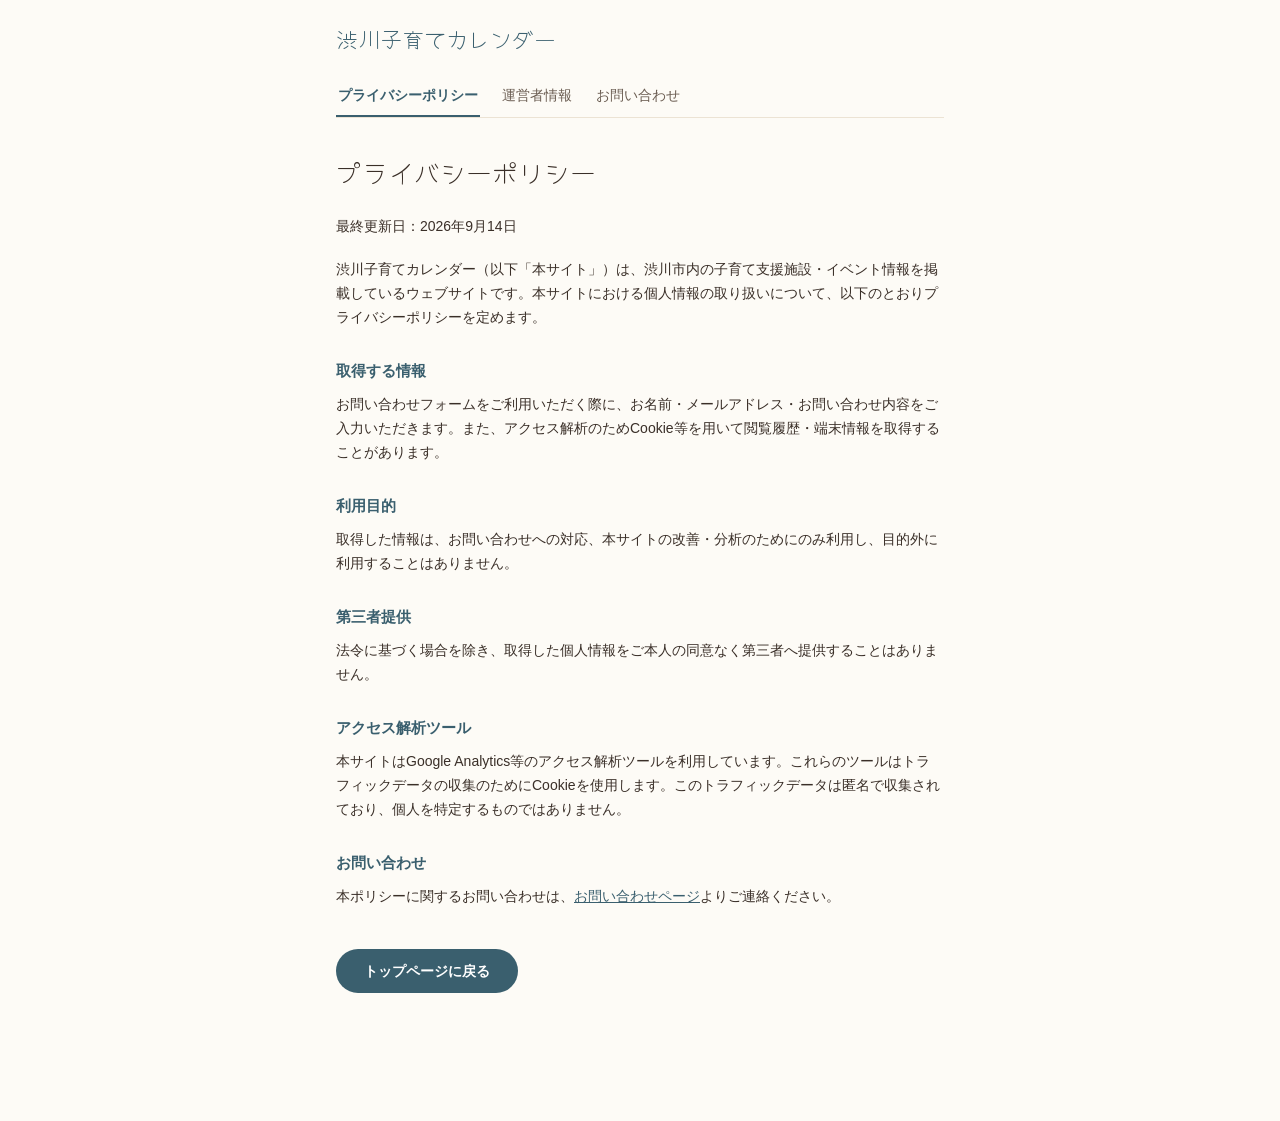
<file: legal.html>
<!doctype html>
<html lang="ja">
<head>
<meta charset="utf-8">
<meta name="viewport" content="width=device-width, initial-scale=1">
<title>プライバシーポリシー・運営者情報・お問い合わせ | 渋川子育てカレンダー</title>
<link rel="icon" type="image/png" href="assets/favicon.png">
<link rel="stylesheet" href="style.css">
</head>
<body>
<div class="legal-page">
  <div class="page-container legal-page-inner">

    <div class="legal-page-brand">
      <a href="/" class="site-brand">渋川子育てカレンダー</a>
    </div>

    <div class="legal-tabs" role="tablist" id="legal-tabs">
      <button type="button" class="legal-tab is-active" data-legal-tab="privacy">プライバシーポリシー</button>
      <button type="button" class="legal-tab" data-legal-tab="operator">運営者情報</button>
      <button type="button" class="legal-tab" data-legal-tab="contact">お問い合わせ</button>
    </div>

    <section class="legal-panel is-active" id="legal-privacy">
      <h1 class="hw">プライバシーポリシー</h1>
      <p class="legal-updated">最終更新日：2026年9月14日</p>

      <p>渋川子育てカレンダー（以下「本サイト」）は、渋川市内の子育て支援施設・イベント情報を掲載しているウェブサイトです。本サイトにおける個人情報の取り扱いについて、以下のとおりプライバシーポリシーを定めます。</p>

      <h2>取得する情報</h2>
      <p>お問い合わせフォームをご利用いただく際に、お名前・メールアドレス・お問い合わせ内容をご入力いただきます。また、アクセス解析のためCookie等を用いて閲覧履歴・端末情報を取得することがあります。</p>

      <h2>利用目的</h2>
      <p>取得した情報は、お問い合わせへの対応、本サイトの改善・分析のためにのみ利用し、目的外に利用することはありません。</p>

      <h2>第三者提供</h2>
      <p>法令に基づく場合を除き、取得した個人情報をご本人の同意なく第三者へ提供することはありません。</p>

      <h2>アクセス解析ツール</h2>
      <p>本サイトはGoogle Analytics等のアクセス解析ツールを利用しています。これらのツールはトラフィックデータの収集のためにCookieを使用します。このトラフィックデータは匿名で収集されており、個人を特定するものではありません。</p>

      <h2>お問い合わせ</h2>
      <p style="margin-bottom:0;">本ポリシーに関するお問い合わせは、<a href="#" data-legal-tab-link="contact">お問い合わせページ</a>よりご連絡ください。</p>
    </section>

    <section class="legal-panel" id="legal-operator">
      <h1 class="hw">運営者情報</h1>
      <div class="legal-table">
        <div class="legal-table-row"><span class="legal-table-label">運営者</span><span>渋川子育てカレンダー運営事務局</span></div>
        <div class="legal-table-row"><span class="legal-table-label">連絡先</span><span>お問い合わせフォームよりご連絡ください</span></div>
        <div class="legal-table-row"><span class="legal-table-label">免責事項</span><span>掲載情報は正確性に努めていますが、最新情報は各施設・主催者に直接ご確認ください</span></div>
      </div>
    </section>

    <section class="legal-panel" id="legal-contact">
      <h1 class="hw">お問い合わせ</h1>
      <p class="legal-contact-intro">掲載情報の誤りのご報告、一覧にない施設の掲載についてのご相談、その他ご意見・ご質問は下記フォームよりお送りください。</p>
      <p class="legal-contact-pending">フォームを準備中です。今しばらくお待ちください。</p>
    </section>

    <a href="/" class="legal-back-link">トップページに戻る</a>

  </div>
</div>

<script>
  (function () {
    var tabs = document.querySelectorAll("[data-legal-tab]");
    var panels = {
      privacy: document.getElementById("legal-privacy"),
      operator: document.getElementById("legal-operator"),
      contact: document.getElementById("legal-contact"),
    };
    function show(name) {
      tabs.forEach(function (t) { t.classList.toggle("is-active", t.dataset.legalTab === name); });
      Object.keys(panels).forEach(function (k) { panels[k].classList.toggle("is-active", k === name); });
    }
    tabs.forEach(function (t) {
      t.addEventListener("click", function () { show(t.dataset.legalTab); });
    });
    document.querySelectorAll("[data-legal-tab-link]").forEach(function (a) {
      a.addEventListener("click", function (e) {
        e.preventDefault();
        show(a.dataset.legalTabLink);
      });
    });
    var initial = new URLSearchParams(location.search).get("tab");
    if (initial && panels[initial]) show(initial);
  })();
</script>
</body>
</html>
</file>
<file: style.css>
@import url('https://fonts.googleapis.com/css2?family=Yomogi&display=swap');

:root {
  --bg: #FDFBF6;
  --card-bg: #ffffff;
  --text: #3A2F28;
  --text-muted: #6B5D52;

  --river-pale: #EAF2F5;
  --river-deep: #3A5F6E;
  --river-highlight: #D8E9EE;

  --mtn-pale: #EEF1EA;
  --mtn-deep: #4F5C49;

  --accent: var(--river-deep);
  --accent-bg: var(--river-pale);

  --taupe-text: #5B5146;
  --taupe-light: #F5F1EC;
  --taupe-mid: #E8DFD2;
  --taupe-dark: #D3C4AE;

  --primary-support-bg: #2C6478;
  --primary-event-bg: #5C7A3E;

  --divider: #ECE3D4;

  font-size: 16px;
}

* { box-sizing: border-box; }

body {
  margin: 0;
  background: var(--bg);
  color: var(--text);
  font-family: "Hiragino Sans", "Noto Sans JP", sans-serif;
  font-weight: 300;
  line-height: 1.6;
  padding-bottom: 2rem;
}

.hw {
  font-family: 'Yomogi', cursive;
  font-weight: 400;
}

.page-container {
  max-width: 640px;
  margin: 0 auto;
  padding-left: 1rem;
  padding-right: 1rem;
}

.header {
  padding-top: 1.25rem;
  padding-bottom: 0.75rem;
}
.header h1 {
  margin: 0;
}
.header .site-brand {
  margin: 0 0 0.25rem;
}
.header .lead {
  margin: 0;
  color: var(--text-muted);
  font-size: 14px;
}

main {
  padding-top: 0;
  padding-bottom: 0;
}

.section {
  margin-top: 1.5rem;
}

.view-switch {
  display: flex;
  gap: 24px;
  border-bottom: 1px solid var(--divider);
}
.view-tab {
  position: relative;
  border: none;
  background: none;
  padding: 6px 1px;
  min-height: 44px;
  color: var(--text-muted);
  font-size: 16px;
  cursor: pointer;
  -webkit-tap-highlight-color: transparent;
}
.view-tab.is-active {
  font-size: 19px;
  font-weight: 600;
  color: var(--text);
}
.view-tab .wavy-underline {
  position: absolute;
  left: -4px;
  right: -4px;
  bottom: 0;
  width: calc(100% + 8px);
  height: 8px;
  visibility: hidden;
}
.view-tab.is-active .wavy-underline {
  visibility: visible;
}

.view-panel {
  display: none;
  margin-top: 1.1rem;
}
.view-panel.is-active {
  display: block;
}
.section h2 {
  font-size: 1.15rem;
  margin: 0 0 0.6rem;
  color: var(--river-deep);
}
.section > .lead {
  color: var(--text-muted);
  font-size: 14px;
  margin: 0 0 0.75rem;
}

.link-btn {
  appearance: none;
  border: none;
  background: none;
  font: inherit;
  padding: 0;
  min-height: 44px;
  display: inline-flex;
  align-items: center;
  color: var(--river-deep);
  font-weight: 600;
  font-size: 12.5px;
  cursor: pointer;
  -webkit-tap-highlight-color: transparent;
}
.link-btn::after {
  content: " ›";
}
.link-btn.is-muted {
  color: var(--text-muted);
}
.link-btn.is-muted::after {
  content: "";
}

.legend {
  background: var(--river-pale);
  border-radius: 10px;
  padding: 2px 18px;
  margin-bottom: 14px;
  font-size: 14px;
}
.legend summary {
  font-weight: 600;
  cursor: pointer;
  min-height: 44px;
  display: flex;
  align-items: center;
}
.legend ul {
  margin: 0 0 10px;
  padding-left: 20px;
}
.legend li {
  margin-bottom: 6px;
}

.week-strip {
  display: flex;
  justify-content: space-between;
  gap: 2px;
  margin-bottom: 6px;
}
.week-day {
  flex: 1;
  display: flex;
  flex-direction: column;
  align-items: center;
  gap: 2px;
  border: none;
  background: transparent;
  border-radius: 10px;
  padding: 6px 0 7px;
  min-height: 44px;
  cursor: pointer;
  -webkit-tap-highlight-color: transparent;
}
.week-day.is-active {
  background: var(--river-pale);
}
.week-day-label {
  font-size: 11px;
  color: var(--text-muted);
}
.week-day.is-active .week-day-label,
.week-day.is-today .week-day-label {
  color: var(--river-deep);
  font-weight: 700;
}
.week-day-num {
  font-size: 15px;
  color: var(--text);
}
.week-day.is-active .week-day-num {
  color: var(--river-deep);
  font-weight: 700;
}
.week-day-dot {
  width: 4px;
  height: 4px;
  border-radius: 50%;
  background: var(--text-muted);
  margin-top: 1px;
}
.week-strip-links {
  display: flex;
  gap: 1rem;
  margin-bottom: 16px;
}

.day-card {
  background: var(--card-bg);
  border: 1px solid var(--divider);
  border-radius: 12px;
  padding: 16px 18px;
  margin-bottom: 14px;
}
.day-card-date {
  font-size: 22px;
  color: var(--river-deep);
  margin-bottom: 10px;
}
.event-row {
  padding: 12px 0;
  border-bottom: 1px solid var(--divider);
}
.event-row:last-child {
  border-bottom: none;
}
.event-row-main {
  display: flex;
  align-items: center;
  gap: 0.5rem;
  flex-wrap: wrap;
}
.event-dot {
  width: 8px;
  height: 8px;
  border-radius: 2px;
  flex-shrink: 0;
}
.event-dot.dot-official {
  background: var(--river-deep);
}
.event-dot.dot-community {
  background: var(--mtn-deep);
}
.event-label {
  display: inline-block;
  font-size: 11px;
  font-weight: 700;
  flex-shrink: 0;
  padding: 3px 10px;
  border-radius: 999px;
  color: #ffffff;
}
.event-label.label-official {
  background: var(--primary-support-bg);
}
.event-label.label-community {
  background: var(--primary-event-bg);
}
.event-title {
  font-size: 16px;
  display: block;
  margin-top: 0.25rem;
  margin-left: 20px;
}
.event-row-meta {
  margin-top: 6px;
  margin-left: 20px;
  display: flex;
  align-items: center;
  gap: 14px;
  flex-wrap: wrap;
  font-size: 13px;
  color: var(--text-muted);
}
.event-place {
  font-weight: 600;
  color: var(--text);
}

.upcoming {
  margin-top: 20px;
}
.upcoming h3 {
  font-size: 12px;
  color: var(--text-muted);
  font-weight: 600;
  margin: 0 0 0.5rem;
}
.upcoming-row {
  display: flex;
  align-items: baseline;
  gap: 10px;
  padding: 0.5rem 0;
  border-top: 1px solid var(--divider);
}
.upcoming-row:first-child {
  border-top: none;
}
.upcoming-date {
  font-size: 12.5px;
  font-weight: 700;
  color: var(--river-deep);
  width: 4.4em;
  flex-shrink: 0;
}
.upcoming-body {
  min-width: 0;
}
.upcoming-title {
  font-size: 13.5px;
  display: block;
}
.upcoming-place {
  font-size: 12px;
  color: var(--text-muted);
  display: block;
}

.filters {
  display: flex;
  flex-direction: column;
  gap: 14px;
  margin-bottom: 16px;
}
.chip-row {
  display: flex;
  flex-wrap: wrap;
  gap: 6px;
}
.category-chip {
  min-height: 44px;
  padding: 3px 12px;
  border-radius: 999px;
  font-size: 12px;
  font-weight: 600;
  cursor: pointer;
  background: var(--card-bg);
  color: var(--chip-color);
  border: 1px solid var(--chip-color);
  -webkit-tap-highlight-color: transparent;
}
.category-chip.is-active {
  background: var(--chip-color);
  color: #ffffff;
}
.age-filter-btn {
  min-height: 44px;
  padding: 3px 10px;
  border: 1px solid var(--divider);
  border-radius: 999px;
  background: var(--card-bg);
  color: var(--text);
  font-size: 12px;
  -webkit-tap-highlight-color: transparent;
}
.age-filter-btn.is-active {
  background: var(--river-pale);
  border-color: var(--river-deep);
  color: var(--river-deep);
}

.month-nav {
  display: flex;
  align-items: center;
  justify-content: space-between;
  margin-bottom: 0.75rem;
}
.month-nav-btn {
  appearance: none;
  border: none;
  background: none;
  cursor: pointer;
  font-size: 18px;
  color: var(--river-deep);
  padding: 4px 10px;
  min-height: 44px;
  -webkit-tap-highlight-color: transparent;
}
.month-label {
  font-size: 19px;
  color: var(--river-deep);
}
.weekday-headers {
  display: grid;
  grid-template-columns: repeat(7, 1fr);
  gap: 2px;
  margin-bottom: 2px;
}
.weekday-header {
  text-align: center;
  font-size: 11px;
  color: var(--text-muted);
  padding: 0.25rem 0;
}
.calendar-grid {
  display: grid;
  grid-template-columns: repeat(7, 1fr);
  gap: 2px;
  margin-bottom: 0.75rem;
}
.calendar-cell {
  display: flex;
  flex-direction: column;
  align-items: center;
  gap: 2px;
  min-height: 40px;
  border: 1px solid var(--divider);
  border-radius: 8px;
  background: var(--card-bg);
  cursor: pointer;
  padding: 5px 0;
  -webkit-tap-highlight-color: transparent;
}
.calendar-cell.is-empty {
  visibility: hidden;
  border: none;
  background: none;
  min-height: 40px;
  cursor: default;
}
.calendar-cell.is-today {
  border-color: var(--river-deep);
}
.calendar-cell.is-selected {
  background: var(--river-pale);
}
.calendar-cell-num {
  font-size: 13px;
  color: var(--text);
}
.calendar-cell.is-today .calendar-cell-num {
  font-weight: 700;
}
.calendar-cell.is-selected .calendar-cell-num {
  color: var(--river-deep);
  font-weight: 700;
}
.calendar-cell-dot {
  width: 4px;
  height: 4px;
  border-radius: 50%;
  background: var(--text-muted);
}

.search-result-group {
  margin-bottom: 1rem;
}
.search-result-date {
  appearance: none;
  border: none;
  background: none;
  font: inherit;
  display: block;
  width: 100%;
  text-align: left;
  cursor: pointer;
  padding: 6px 0;
  min-height: 44px;
  font-size: 13px;
  font-weight: 600;
  color: var(--river-deep);
  border-bottom: 1px solid var(--divider);
  margin-bottom: 4px;
  -webkit-tap-highlight-color: transparent;
}
.search-result-date::after {
  content: " ›";
}
.search-result-group .event-row {
  padding: 10px 0;
}

.open-facilities {
  padding-top: 20px;
}
.open-facilities-label {
  display: block;
  font-size: 13px;
  font-weight: 600;
  color: var(--text-muted);
  margin-bottom: 8px;
}
.open-facilities-list {
  display: flex;
  flex-wrap: wrap;
  gap: 8px;
}
.facility-jump-chip {
  appearance: none;
  border: none;
  background: none;
  padding: 0;
  font: inherit;
  font-size: 13px;
  color: var(--river-deep);
  font-weight: 600;
  cursor: pointer;
  -webkit-tap-highlight-color: transparent;
}
.facility-jump-chip::after {
  content: " ›";
}

.age-badge {
  display: inline-block;
  background: transparent;
  border: 1px solid var(--divider);
  border-radius: 999px;
  padding: 1px 8px;
  font-size: 11.5px;
  color: var(--text-muted);
  white-space: nowrap;
  flex-shrink: 0;
}
.source-link {
  color: var(--text-muted);
  text-decoration: underline;
  font-weight: 400;
}
.source-paper {
  color: var(--text-muted);
}

.empty-state {
  text-align: center;
  padding: 2rem 1rem;
  color: var(--text-muted);
  font-size: 14px;
}
.loading {
  color: var(--text-muted);
  font-size: 14px;
  text-align: center;
  padding: 1.5rem 0;
}

#facility-groups {
  margin-top: 16px;
}


.facility-search-controls {
  display: flex;
  flex-direction: column;
  gap: 0.5rem;
  margin-bottom: 0.9rem;
}
.facility-search-input {
  width: 100%;
  min-height: 44px;
  padding: 8px 10px;
  border-radius: 8px;
  border: 1px solid var(--divider);
  background: var(--card-bg);
  color: var(--text);
  font-size: 14px;
}
.facility-type-chips {
  display: flex;
  flex-wrap: wrap;
  gap: 6px;
}
.facility-type-chip {
  min-height: 40px;
  padding: 6px 12px;
  border: 1px solid var(--divider);
  border-radius: 999px;
  background: var(--card-bg);
  color: var(--text);
  font-size: 13px;
  -webkit-tap-highlight-color: transparent;
}
.facility-type-chip.is-active {
  background: var(--taupe-mid);
  border-color: var(--taupe-text);
  color: var(--taupe-text);
  font-weight: 600;
}
.facility-favorite-toggle {
  align-self: flex-start;
  display: inline-flex;
  align-items: center;
  gap: 6px;
  border: 1px solid var(--divider);
  border-radius: 999px;
  background: var(--card-bg);
  font-size: 13px;
  min-height: 40px;
  padding: 6px 14px;
  margin-bottom: 4px;
  color: var(--text-muted);
  -webkit-tap-highlight-color: transparent;
}
.facility-favorite-toggle.is-active {
  color: #a6790a;
  border-color: #a6790a;
  background: #fff8e8;
}

.facility-type-group {
  margin-bottom: 14px;
}
summary.facility-group-summary {
  display: flex;
  align-items: center;
  width: 100%;
  cursor: pointer;
  min-height: 44px;
  list-style: none;
  padding: 8px 14px;
  border-radius: 10px;
  margin: 0;
  background: var(--taupe-light);
  -webkit-tap-highlight-color: transparent;
}
summary.facility-group-summary::-webkit-details-marker {
  display: none;
}
summary.facility-group-summary::after {
  content: "›";
  display: inline-block;
  margin-left: auto;
  font-weight: 700;
  font-size: 14px;
  color: var(--group-color);
  transform: rotate(0deg);
  transition: transform 0.15s ease;
}
details[open] > summary.facility-group-summary::after {
  transform: rotate(90deg);
}
.facility-group-label {
  color: var(--group-color);
  font-size: 13px;
  font-weight: 600;
  white-space: nowrap;
}
.facility-group-body {
  padding-top: 10px;
}

.facility-card {
  margin-bottom: 12px;
  border: 1px solid var(--divider);
  border-radius: 10px;
}
.facility-card.is-highlighted {
  animation: facility-highlight 1.9s ease;
}
@keyframes facility-highlight {
  0% {
    background: var(--card-bg);
    border-color: var(--divider);
    box-shadow: none;
    transform: scale(1);
  }
  10% {
    background: var(--river-highlight);
    border-color: var(--river-deep);
    box-shadow: 0 0 0 3px rgba(58, 95, 110, 0.22);
    transform: scale(1.015);
  }
  45% {
    background: var(--river-highlight);
    border-color: var(--river-deep);
    box-shadow: 0 0 0 3px rgba(58, 95, 110, 0.22);
    transform: scale(1.015);
  }
  100% {
    background: var(--card-bg);
    border-color: var(--divider);
    box-shadow: none;
    transform: scale(1);
  }
}
.facility-card-body {
  padding: 12px 16px;
}
.facility-head {
  display: flex;
  align-items: center;
  justify-content: space-between;
  gap: 0.5rem;
}
.facility-head-main {
  display: flex;
  align-items: center;
  flex-wrap: wrap;
  gap: 0.3rem 0.5rem;
}
.fname {
  font-weight: 400;
  font-size: 18px;
  color: var(--river-deep);
}
.support-name {
  color: var(--text-muted);
  font-size: 14px;
}
.address {
  margin-top: 4px;
  color: var(--text-muted);
  font-size: 13px;
}
.programs {
  margin-top: 6px;
  font-size: 13px;
  display: flex;
  flex-direction: column;
  gap: 6px;
}
.program-row .label {
  color: var(--text-muted);
  display: inline-block;
  width: 6.2em;
  white-space: nowrap;
}
.phone {
  margin-top: 0.5rem;
  font-size: 13px;
}
.phone a {
  color: var(--river-deep);
  text-decoration: none;
  font-weight: 600;
  display: inline-flex;
  align-items: center;
  min-height: 44px;
}
.source {
  margin-top: 4px;
  font-size: 13px;
}
.source a {
  color: var(--river-deep);
  text-decoration: none;
  font-weight: 600;
}
.source a::after {
  content: " ›";
}
.source-note {
  margin-top: 4px;
  color: var(--text-muted);
  font-size: 13px;
}
.closure-notice {
  margin-top: 0.3rem;
  padding: 0.3rem 0.6rem;
  background: #fff8e8;
  color: #a6790a;
  border-radius: 8px;
  font-size: 13px;
  font-weight: 600;
  display: inline-block;
}
.community-tip {
  margin-top: 0.4rem;
  padding: 0.5rem 0.6rem;
  background: var(--mtn-pale);
  border-radius: 10px;
  font-size: 14px;
  line-height: 1.6;
  color: var(--mtn-deep);
}
.community-tip a {
  color: var(--mtn-deep);
  text-decoration: none;
  font-weight: 600;
}

.favorite-btn {
  display: inline-flex;
  align-items: center;
  gap: 4px;
  margin-top: 8px;
  border: 1px solid var(--divider);
  border-radius: 999px;
  background: var(--card-bg);
  font-size: 11.5px;
  min-height: 30px;
  padding: 4px 10px;
  color: var(--text-muted);
  -webkit-tap-highlight-color: transparent;
  flex-shrink: 0;
}
.favorite-btn.is-active {
  color: #a6790a;
  border-color: #a6790a;
  background: #fff8e8;
}

.footer {
  text-align: center;
  color: var(--text-muted);
  font-size: 13px;
  margin-top: 24px;
}
.footer-links {
  margin-top: 0.4rem;
  display: flex;
  justify-content: center;
  gap: 1rem;
  flex-wrap: wrap;
}
.footer-links a {
  color: var(--text-muted);
  text-decoration: underline;
}

.error-page {
  min-height: 100vh;
  display: flex;
  align-items: center;
  justify-content: center;
}
.error-page-inner {
  max-width: 420px;
  text-align: center;
  padding-top: 24px;
  padding-bottom: 24px;
}
.error-page-code {
  position: relative;
  display: inline-block;
  font-size: 64px;
  color: var(--river-deep);
  margin-bottom: 20px;
}
.error-page-code .error-page-underline {
  position: absolute;
  left: -6px;
  right: -6px;
  bottom: 2px;
  width: calc(100% + 12px);
  height: 8px;
}
.error-page-text {
  font-size: 15px;
  margin: 0 0 28px;
  color: var(--text);
}
.error-page-link {
  display: inline-block;
  min-height: 44px;
  line-height: 44px;
  padding: 0 28px;
  border-radius: 999px;
  background: var(--river-deep);
  color: #fff;
  font-size: 14px;
  font-weight: 600;
  text-decoration: none;
}

.legal-page {
  background: var(--bg);
  color: var(--text);
  font-weight: 300;
  line-height: 1.7;
  min-height: 100vh;
}
.legal-page-inner {
  padding-top: 20px;
  padding-bottom: 96px;
}
.legal-page-brand {
  margin-bottom: 20px;
}
.site-brand {
  font-family: 'Yomogi', cursive;
  font-weight: 400;
  font-size: 22px;
  color: var(--river-deep);
  text-decoration: none;
  display: inline-block;
}
.legal-tabs {
  display: flex;
  gap: 20px;
  border-bottom: 1px solid var(--divider);
  margin-bottom: 32px;
}
.legal-tab {
  appearance: none;
  background: none;
  border: none;
  border-bottom: 2px solid transparent;
  padding: 10px 2px;
  cursor: pointer;
  font-family: "Hiragino Sans", "Noto Sans JP", sans-serif;
  font-size: 14px;
  font-weight: 400;
  color: var(--text-muted);
  -webkit-tap-highlight-color: transparent;
}
.legal-tab.is-active {
  font-weight: 700;
  color: var(--river-deep);
  border-bottom-color: var(--river-deep);
}
.legal-panel {
  display: none;
}
.legal-panel.is-active {
  display: block;
}
.legal-panel h1 {
  font-family: 'Yomogi', cursive;
  font-weight: 400;
  font-size: 26px;
  margin: 0 0 20px;
  color: var(--text);
}
.legal-panel h2 {
  font-size: 15px;
  font-weight: 600;
  margin: 28px 0 10px;
  color: var(--river-deep);
}
.legal-panel p {
  font-size: 14px;
  margin: 0 0 20px;
  color: var(--text);
}
.legal-panel a {
  color: var(--river-deep);
}
.legal-updated {
  font-size: 13px;
  color: #8A7A6C;
  margin: 0 0 24px;
}
.legal-table {
  border: 1px solid var(--divider);
  border-radius: 10px;
  background: var(--card-bg);
  overflow: hidden;
}
.legal-table-row {
  display: grid;
  grid-template-columns: 120px 1fr;
  gap: 8px;
  padding: 14px 18px;
  border-bottom: 1px solid var(--divider);
  font-size: 14px;
}
.legal-table-label {
  color: var(--text-muted);
  font-weight: 600;
}
.legal-contact-intro {
  margin: 0 0 24px;
}
.legal-contact-pending {
  background: var(--river-pale);
  border-radius: 10px;
  padding: 18px 20px;
  font-size: 14px;
  color: var(--text-muted);
}
.legal-back-link {
  display: inline-block;
  margin-top: 40px;
  min-height: 44px;
  line-height: 44px;
  padding: 0 28px;
  border-radius: 999px;
  background: var(--river-deep);
  color: #fff;
  font-size: 14px;
  font-weight: 600;
  text-decoration: none;
}
</file>
